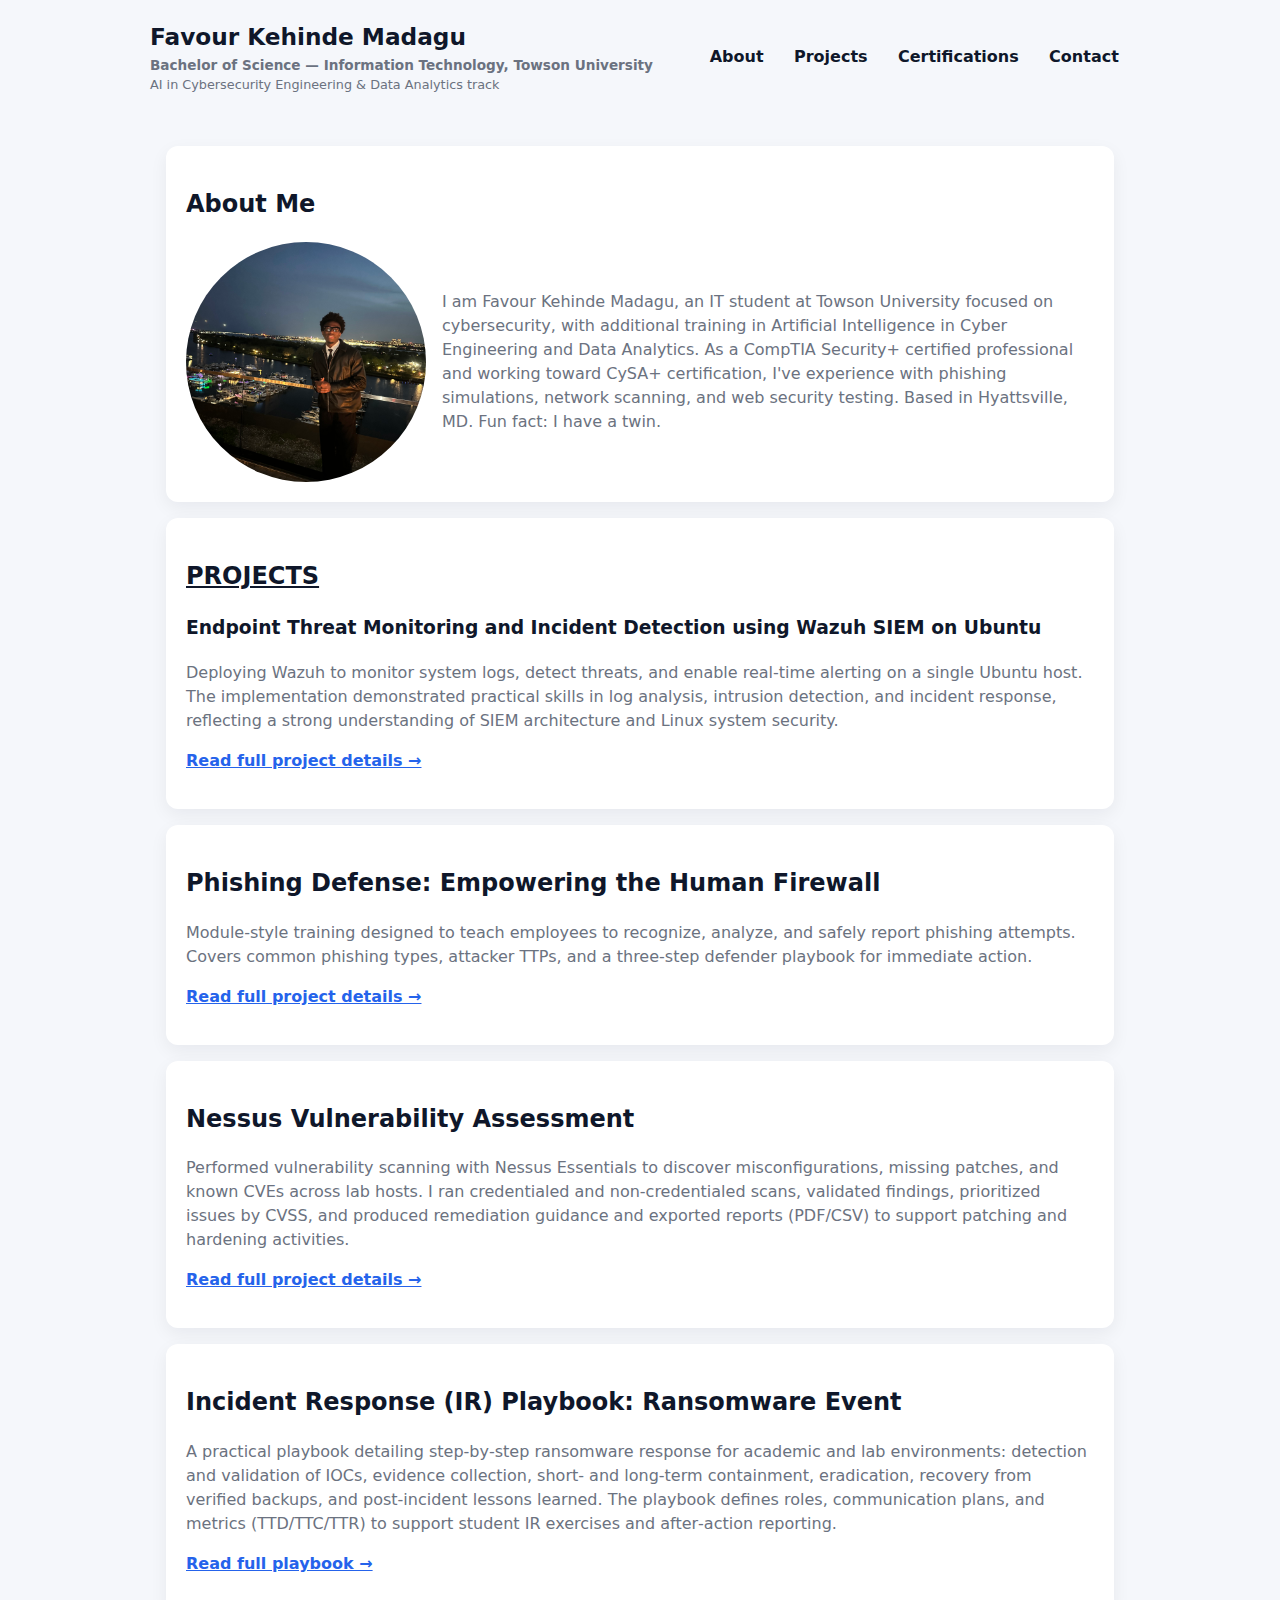
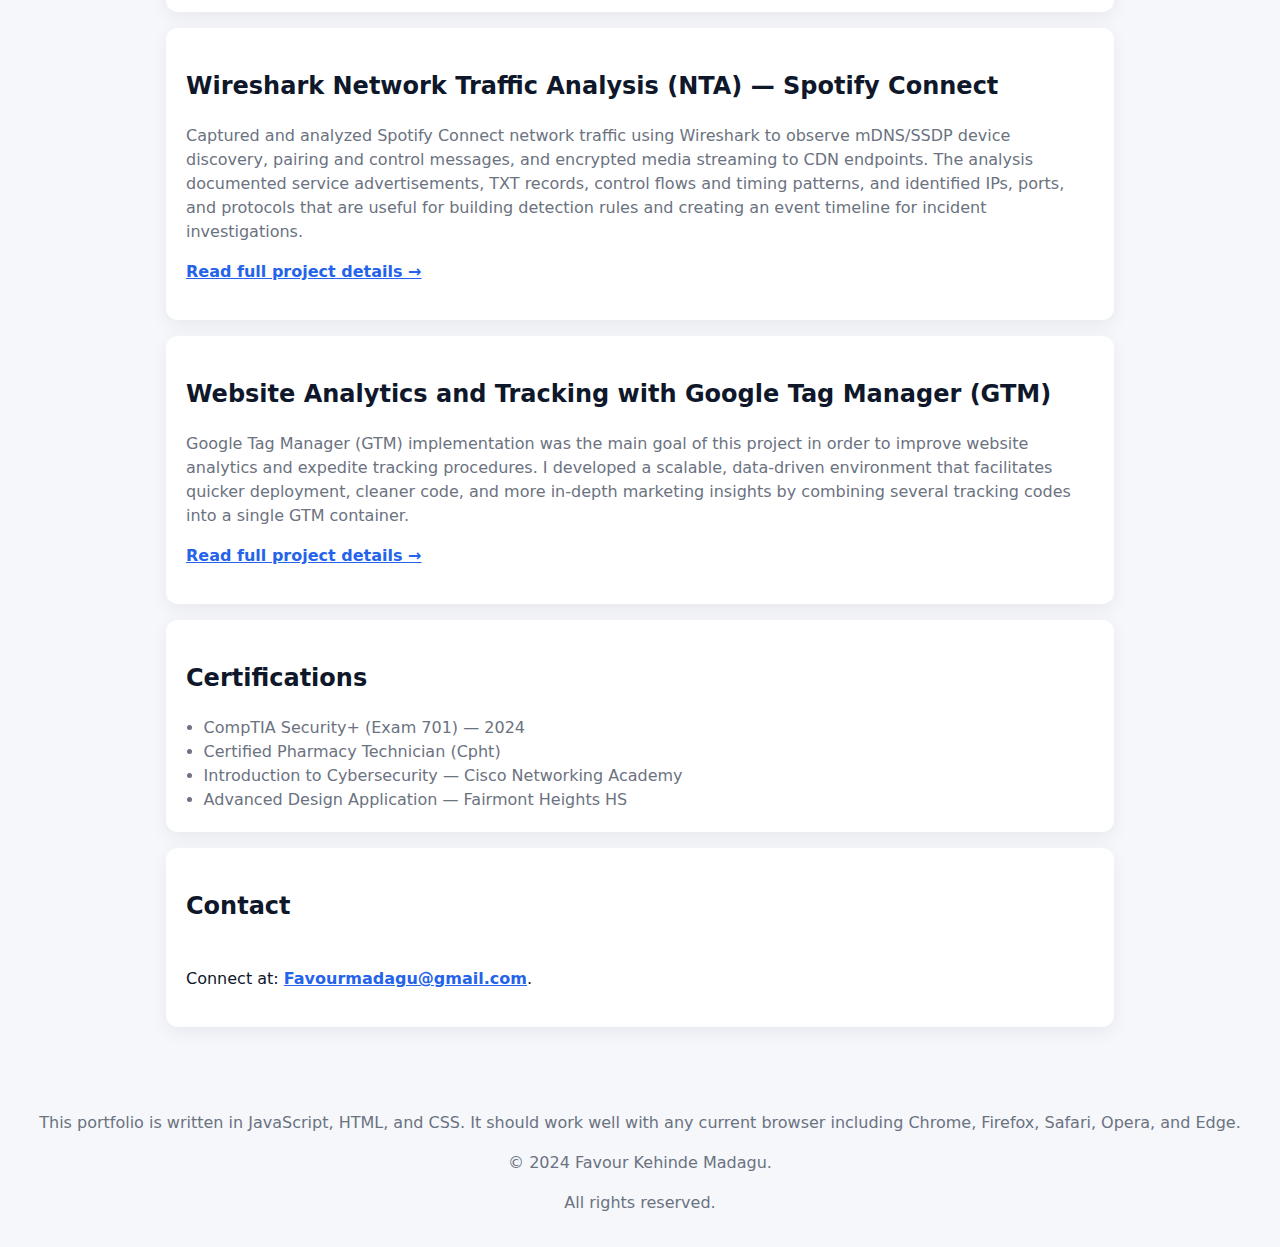
<file: index.html>
<!DOCTYPE html>
<html lang="en">
<head>
    <!-- Google Tag Manager -->
<script>(function(w,d,s,l,i){w[l]=w[l]||[];w[l].push({'gtm.start':
new Date().getTime(),event:'gtm.js'});var f=d.getElementsByTagName(s)[0],
j=d.createElement(s),dl=l!='dataLayer'?'&l='+l:'';j.async=true;j.src=
'https://www.googletagmanager.com/gtm.js?id='+i+dl;f.parentNode.insertBefore(j,f);
})(window,document,'script','dataLayer','GTM-KBJLSP83');</script>
<!-- End Google Tag Manager -->
    <meta charset="UTF-8">
    <meta name="viewport" content="width=device-width, initial-scale=1.0">
    <title>Favour Kehinde Madagu - Information Technology Major</title>
    <link rel="stylesheet" href="styles.css">
</head>
<body>
    <!-- Google Tag Manager (noscript) -->
<noscript><iframe src="https://www.googletagmanager.com/ns.html?id=GTM-KBJLSP83"
height="0" width="0" style="display:none;visibility:hidden"></iframe></noscript>
<!-- End Google Tag Manager (noscript) -->
    <style>

  
  
</style>
    <header>
        <div class="container header-inner">
            <div class="brand">
                <h1>Favour Kehinde Madagu</h1>
                                <h3 class="degree">Bachelor of Science — Information Technology, Towson University</h3>
                <p class="tagline">AI in Cybersecurity Engineering & Data Analytics track</p>
            </div>
            <nav>
                <ul>
                    <li><a href="#about">About</a></li>
                    <li><a href="#projects">Projects</a></li>
                    <li><a href="#certifications">Certifications</a></li>
                    <li><a href="#contact">Contact</a></li>
                </ul>
            </nav>
        </div>
    </header>

    <main class="container">
        <section id="about" class="card">
            <h2>About Me</h2>
            <div class="about-container">
                <img src="Head.jpg" alt="Favour Kehinde Madagu">
                <p>I am Favour Kehinde Madagu, an IT student at Towson University focused on cybersecurity, with additional training in Artificial Intelligence in Cyber Engineering and Data Analytics. As a CompTIA Security+ certified professional and working toward CySA+ certification, I've experience with phishing simulations, network scanning, and web security testing. Based in Hyattsville, MD. Fun fact: I have a twin.</p>
            </div>
        </section>


        <section id="projects" class="card">
            <h2><u>PROJECTS</u></h2>
            <h3>Endpoint Threat Monitoring and Incident Detection using Wazuh SIEM on Ubuntu</h3>
            <div class="project-card">
                <p class="muted">Deploying Wazuh to monitor system logs, detect threats, and enable real-time alerting on a single Ubuntu host. The implementation demonstrated practical skills in log analysis, intrusion detection, and incident response, reflecting a strong understanding of SIEM architecture and Linux system security.</p>
                <p><a class="contact-link" href="project-wazuh.html">Read full project details →</a></p>
            </div>
        </section>

        <section id="projects-phishing" class="card">
            <h2>Phishing Defense: Empowering the Human Firewall</h2>
            <div class="project-card">
                <p class="muted">Module‑style training designed to teach employees to recognize, analyze, and safely report phishing attempts. Covers common phishing types, attacker TTPs, and a three‑step defender playbook for immediate action.</p>
                <p><a class="contact-link" href="project-phishing.html">Read full project details →</a></p>
            </div>
        </section>

        <section id="projects-nessus" class="card">
            <h2>Nessus Vulnerability Assessment</h2>
            <div class="project-card">
                <p class="muted">Performed vulnerability scanning with Nessus Essentials to discover misconfigurations, missing patches, and known CVEs across lab hosts. I ran credentialed and non‑credentialed scans, validated findings, prioritized issues by CVSS, and produced remediation guidance and exported reports (PDF/CSV) to support patching and hardening activities.</p>
                <p><a class="contact-link" href="project-nessus.html">Read full project details →</a></p>
            </div>
        </section>

        <section id="projects-ir" class="card">
            <h2>Incident Response (IR) Playbook: Ransomware Event</h2>
            <div class="project-card">
                <p class="muted">A practical playbook detailing step‑by‑step ransomware response for academic and lab environments: detection and validation of IOCs, evidence collection, short‑ and long‑term containment, eradication, recovery from verified backups, and post‑incident lessons learned. The playbook defines roles, communication plans, and metrics (TTD/TTC/TTR) to support student IR exercises and after‑action reporting.</p>
                <p><a class="contact-link" href="project-ir.html">Read full playbook →</a></p>
            </div>
        </section>

        <section id="projects-nta" class="card">
            <h2>Wireshark Network Traffic Analysis (NTA) — Spotify Connect</h2>
            <div class="project-card">
                <p class="muted">Captured and analyzed Spotify Connect network traffic using Wireshark to observe mDNS/SSDP device discovery, pairing and control messages, and encrypted media streaming to CDN endpoints. The analysis documented service advertisements, TXT records, control flows and timing patterns, and identified IPs, ports, and protocols that are useful for building detection rules and creating an event timeline for incident investigations.</p>
                <p><a class="contact-link" href="project-nta.html">Read full project details →</a></p>
            </div>
        </section>
        <section id="projects-gtm" class="card">
            <h2>Website Analytics and Tracking with Google Tag Manager (GTM)</h2>
            <div class="project-card">
                <p class="muted">Google Tag Manager (GTM) implementation was the main goal of this project in order to improve website analytics and expedite tracking procedures.  I developed a scalable, data-driven environment that facilitates quicker deployment, cleaner code, and more in-depth marketing insights by combining several tracking codes into a single GTM container.</p>
                <p><a class="contact-link" href="project-gtm.html">Read full project details →</a></p>
            </div>
        </section>

        <section id="certifications" class="card">
            <h2>Certifications</h2>
            <ul class="cert-list">
                <li>CompTIA Security+ (Exam 701) — 2024</li>
                <li>Certified Pharmacy Technician (Cpht)</li>
                <li>Introduction to Cybersecurity — Cisco Networking Academy</li>
                <li>Advanced Design Application — Fairmont Heights HS</li>
            </ul>
        </section>

        <section id="contact" class="card contact-card">
            <h2>Contact</h2>
            <p>Connect at: <a class="contact-link" href="mailto:Favourmadagu@gmail.com">Favourmadagu@gmail.com</a>.</p>
        </section>
    </main>

    <footer>
         <p>This portfolio is written in JavaScript, HTML, and CSS. It should work well with any current browser including Chrome, Firefox, Safari, Opera, and Edge.</p>
        <p>&copy; 2024 Favour Kehinde Madagu.</p>

         <p>All rights reserved.</p>
    </footer>
</body>
</html>
</file>
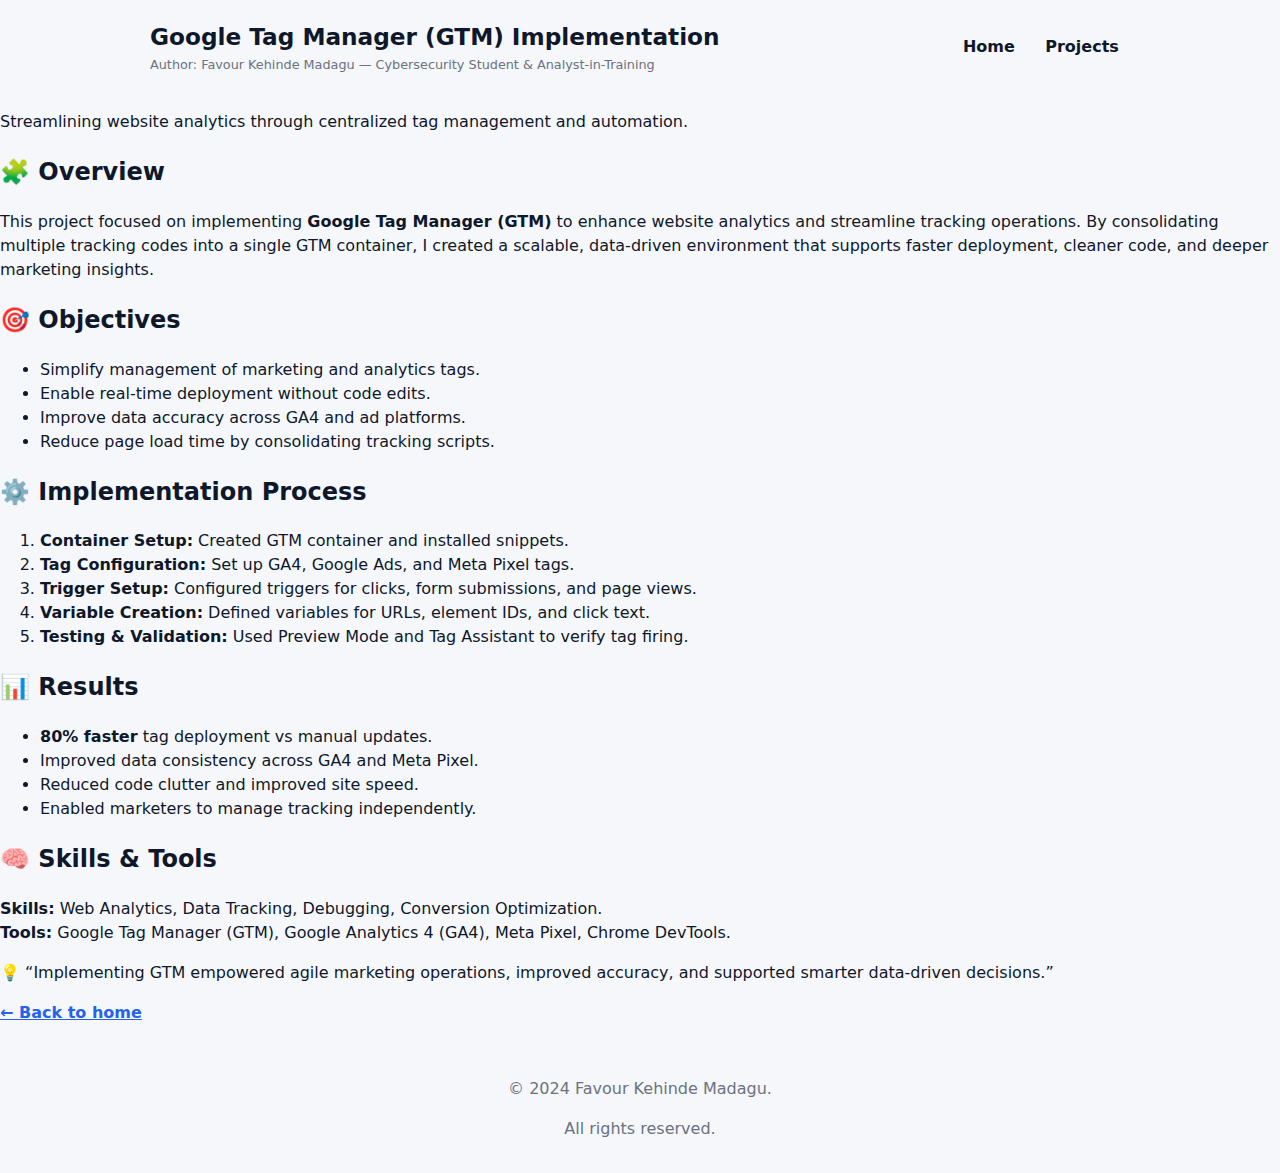
<file: project-gtm.html>
<!DOCTYPE html>
<html lang="en">
<head>
  <meta charset="utf-8">
  <meta name="viewport" content="width=device-width,initial-scale=1">
  <title>Analytics and Tracking with Google Tag Manager (GTM)</title>
  <link rel="stylesheet" href="styles.css">
</head>
<body>
  <header>
    <div class="container header-inner">
      <div class="brand">
        <h1>Google Tag Manager (GTM) Implementation</h1>
        <p class="tagline">Author: Favour Kehinde Madagu — Cybersecurity Student & Analyst-in-Training</p>
      </div>
      <nav>
        <ul>
          <li><a href="index.html">Home</a></li>
          <li><a href="index.html#projects">Projects</a></li>
        </ul>
      </nav>
    </div>
  </header>
<body>
  <header>
    <div class="text-center">
      <p class="text-gray-300 text-lg">
        Streamlining website analytics through centralized tag management and automation.
      </p>
    </div>

    <div class="bg-white/10 backdrop-blur-md rounded-2xl p-8 shadow-xl space-y-4">
      <h2 class="text-2xl font-semibold text-teal-300">🧩 Overview</h2>
      <p class="text-gray-200">
        This project focused on implementing <strong>Google Tag Manager (GTM)</strong> to enhance website analytics 
        and streamline tracking operations. By consolidating multiple tracking codes into a single GTM container, 
        I created a scalable, data-driven environment that supports faster deployment, cleaner code, and deeper marketing insights.
      </p>
    </div>

    <div class="bg-white/10 backdrop-blur-md rounded-2xl p-8 shadow-xl space-y-3">
      <h2 class="text-2xl font-semibold text-teal-300">🎯 Objectives</h2>
      <ul class="list-disc list-inside text-gray-200 space-y-1">
        <li>Simplify management of marketing and analytics tags.</li>
        <li>Enable real-time deployment without code edits.</li>
        <li>Improve data accuracy across GA4 and ad platforms.</li>
        <li>Reduce page load time by consolidating tracking scripts.</li>
      </ul>
    </div>

    <div class="bg-white/10 backdrop-blur-md rounded-2xl p-8 shadow-xl space-y-3">
      <h2 class="text-2xl font-semibold text-teal-300">⚙️ Implementation Process</h2>
      <ol class="list-decimal list-inside text-gray-200 space-y-2">
        <li><strong>Container Setup:</strong> Created GTM container and installed snippets.</li>
        <li><strong>Tag Configuration:</strong> Set up GA4, Google Ads, and Meta Pixel tags.</li>
        <li><strong>Trigger Setup:</strong> Configured triggers for clicks, form submissions, and page views.</li>
        <li><strong>Variable Creation:</strong> Defined variables for URLs, element IDs, and click text.</li>
        <li><strong>Testing & Validation:</strong> Used Preview Mode and Tag Assistant to verify tag firing.</li>
      </ol>
    </div>

    <div class="bg-white/10 backdrop-blur-md rounded-2xl p-8 shadow-xl space-y-3">
      <h2 class="text-2xl font-semibold text-teal-300">📊 Results</h2>
      <ul class="list-disc list-inside text-gray-200 space-y-1">
        <li><strong>80% faster</strong> tag deployment vs manual updates.</li>
        <li>Improved data consistency across GA4 and Meta Pixel.</li>
        <li>Reduced code clutter and improved site speed.</li>
        <li>Enabled marketers to manage tracking independently.</li>
      </ul>
    </div>

    <div class="bg-white/10 backdrop-blur-md rounded-2xl p-8 shadow-xl space-y-3">
      <h2 class="text-2xl font-semibold text-teal-300">🧠 Skills & Tools</h2>
      <p class="text-gray-200">
        <strong>Skills:</strong> Web Analytics, Data Tracking, Debugging, Conversion Optimization.<br>
        <strong>Tools:</strong> Google Tag Manager (GTM), Google Analytics 4 (GA4), Meta Pixel, Chrome DevTools.
      </p>
    </div>

    <div class="text-center mt-10">
      <p class="text-xl italic text-gray-300">
        💡 “Implementing GTM empowered agile marketing operations, improved accuracy, 
        and supported smarter data-driven decisions.”
      </p>
    </div>
  </div>
</section>

        <p><a class="contact-link" href="index.html">← Back to home</a></p>
    </article>
  </main>

  <footer>
    <p>&copy; 2024 Favour Kehinde Madagu.</p>
    <p>All rights reserved.</p>
  </footer>
</body>
</html>
</file>
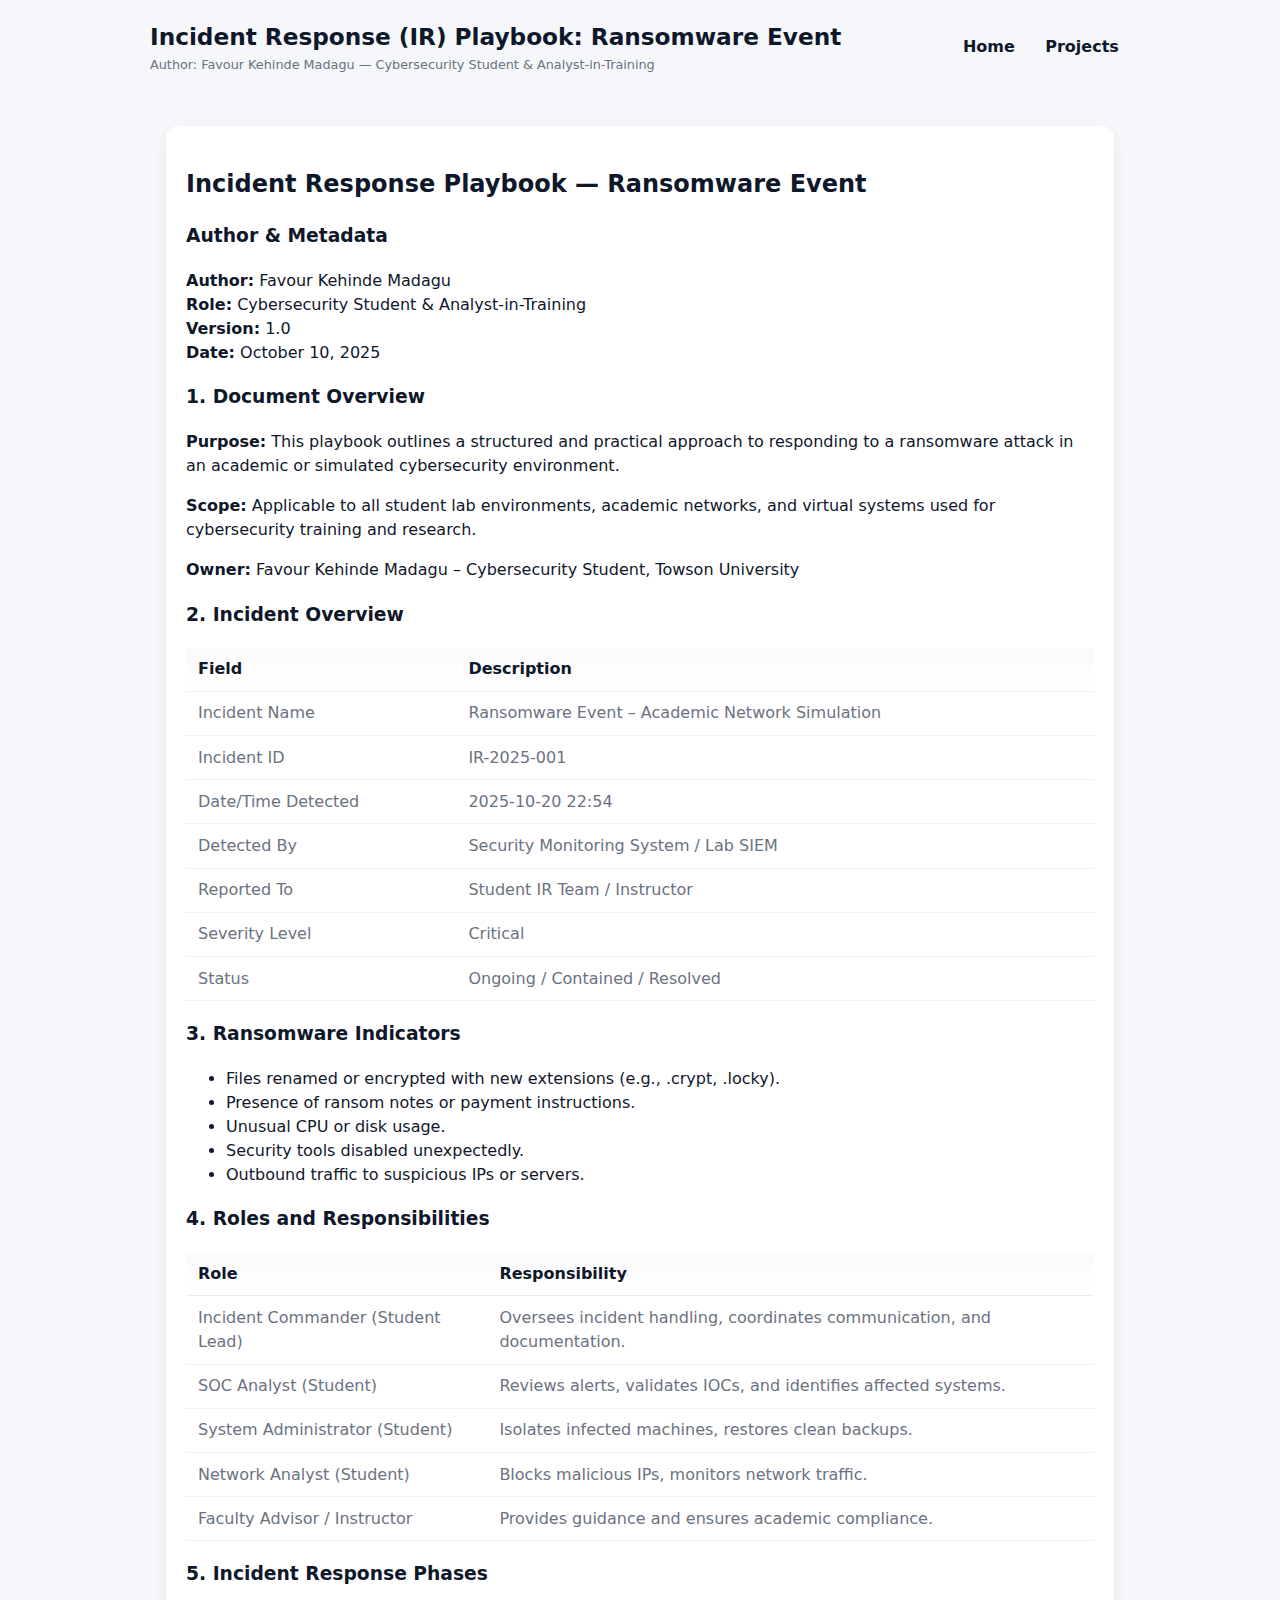
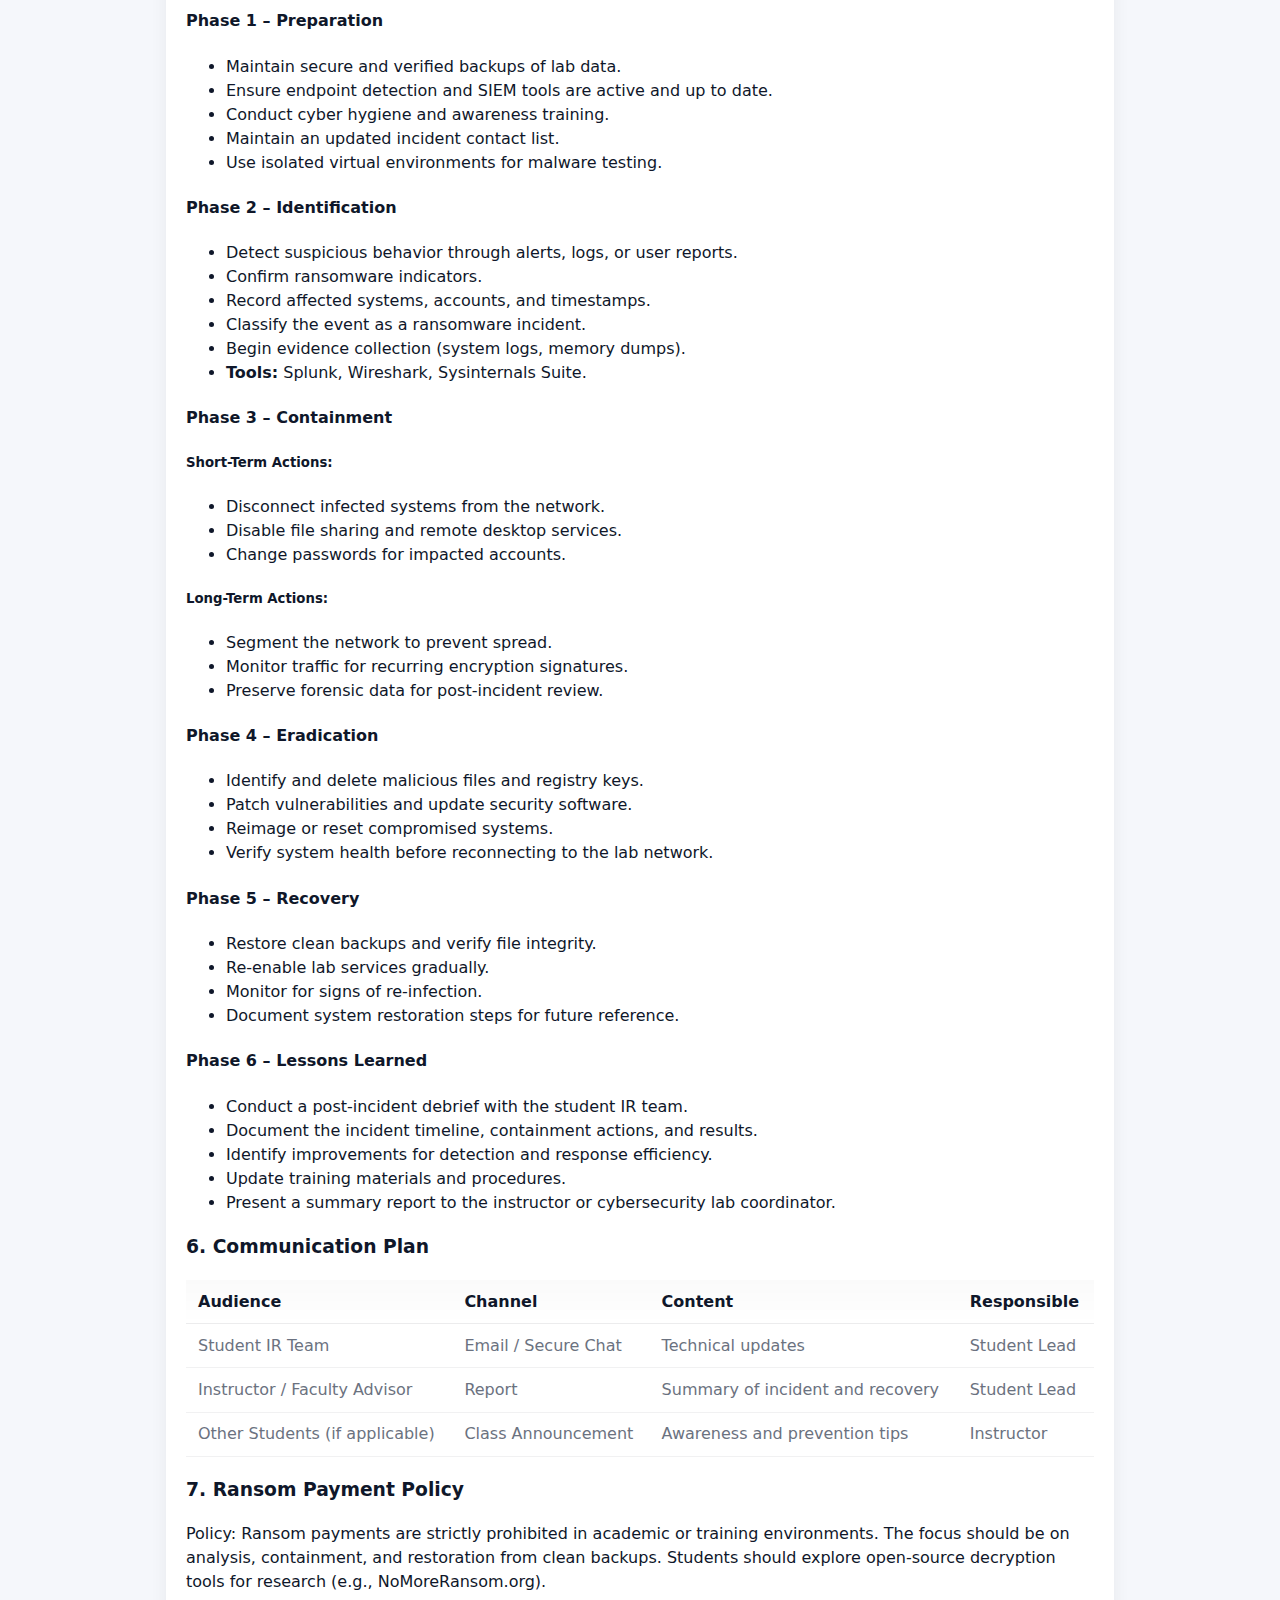
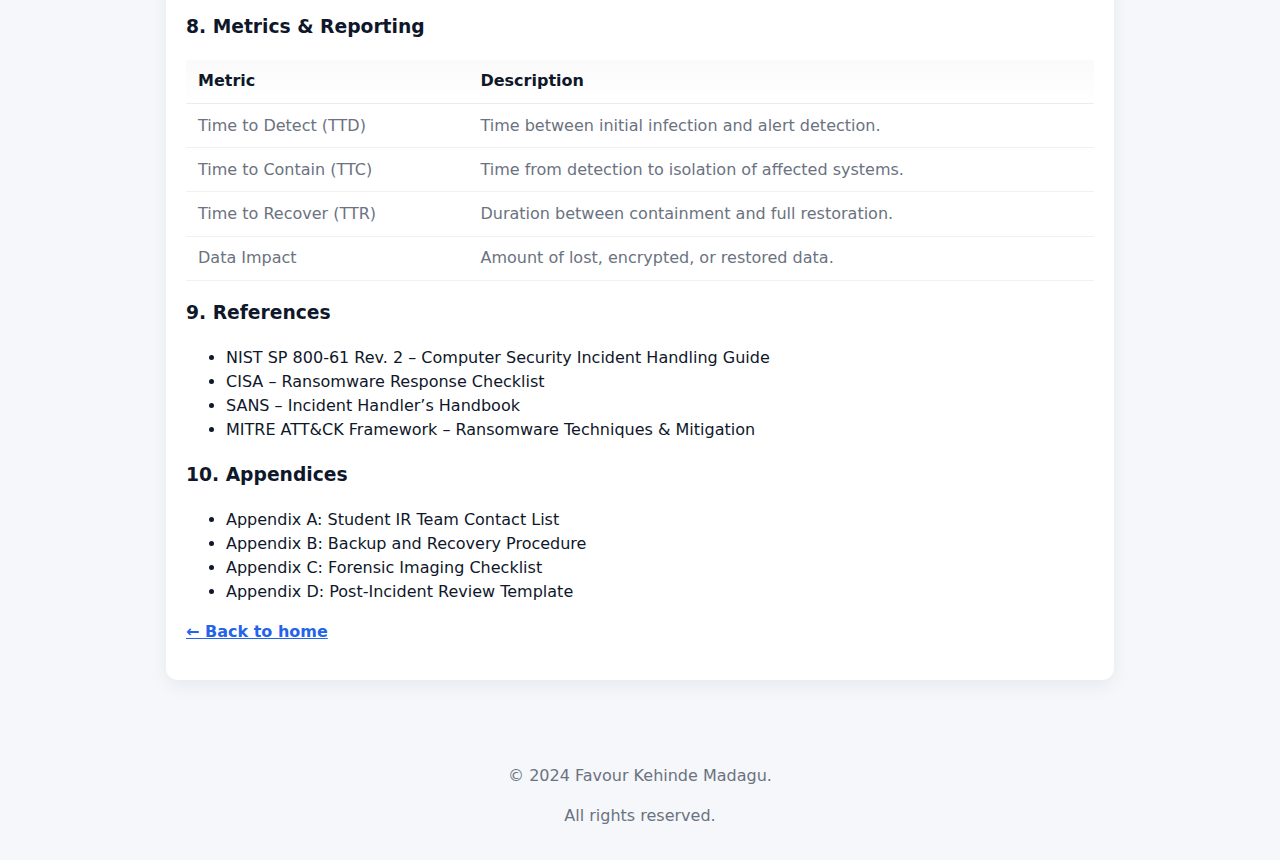
<file: project-ir.html>
<!DOCTYPE html>
<html lang="en">
<head>
  <meta charset="utf-8">
  <meta name="viewport" content="width=device-width,initial-scale=1">
  <title>IR Playbook — Ransomware Event</title>
  <link rel="stylesheet" href="styles.css">
</head>
<body>
  <header>
    <div class="container header-inner">
      <div class="brand">
        <h1>Incident Response (IR) Playbook: Ransomware Event</h1>
        <p class="tagline">Author: Favour Kehinde Madagu — Cybersecurity Student & Analyst-in-Training</p>
      </div>
      <nav>
        <ul>
          <li><a href="index.html">Home</a></li>
          <li><a href="index.html#projects">Projects</a></li>
        </ul>
      </nav>
    </div>
  </header>

  <main class="container">
    <article class="card">
      <h2>Incident Response Playbook — Ransomware Event</h2>

      <h3>Author & Metadata</h3>
      <p><strong>Author:</strong> Favour Kehinde Madagu<br>
      <strong>Role:</strong> Cybersecurity Student & Analyst-in-Training<br>
      <strong>Version:</strong> 1.0<br>
      <strong>Date:</strong> October 10, 2025</p>

      <h3>1. Document Overview</h3>
      <p><strong>Purpose:</strong> This playbook outlines a structured and practical approach to responding to a ransomware attack in an academic or simulated cybersecurity environment.</p>
      <p><strong>Scope:</strong> Applicable to all student lab environments, academic networks, and virtual systems used for cybersecurity training and research.</p>
      <p><strong>Owner:</strong> Favour Kehinde Madagu – Cybersecurity Student, Towson University</p>

      <h3>2. Incident Overview</h3>
      <table class="types-table">
        <tbody>
          <tr><th>Field</th><th>Description</th></tr>
          <tr><td>Incident Name</td><td>Ransomware Event – Academic Network Simulation</td></tr>
          <tr><td>Incident ID</td><td>IR-2025-001</td></tr>
          <tr><td>Date/Time Detected</td><td>2025-10-20 22:54</td></tr>
          <tr><td>Detected By</td><td>Security Monitoring System / Lab SIEM</td></tr>
          <tr><td>Reported To</td><td>Student IR Team / Instructor</td></tr>
          <tr><td>Severity Level</td><td>Critical</td></tr>
          <tr><td>Status</td><td>Ongoing / Contained / Resolved</td></tr>
        </tbody>
      </table>

      <h3>3. Ransomware Indicators</h3>
      <ul>
        <li>Files renamed or encrypted with new extensions (e.g., .crypt, .locky).</li>
        <li>Presence of ransom notes or payment instructions.</li>
        <li>Unusual CPU or disk usage.</li>
        <li>Security tools disabled unexpectedly.</li>
        <li>Outbound traffic to suspicious IPs or servers.</li>
      </ul>

      <h3>4. Roles and Responsibilities</h3>
      <table class="types-table">
        <thead><tr><th>Role</th><th>Responsibility</th></tr></thead>
        <tbody>
          <tr><td>Incident Commander (Student Lead)</td><td>Oversees incident handling, coordinates communication, and documentation.</td></tr>
          <tr><td>SOC Analyst (Student)</td><td>Reviews alerts, validates IOCs, and identifies affected systems.</td></tr>
          <tr><td>System Administrator (Student)</td><td>Isolates infected machines, restores clean backups.</td></tr>
          <tr><td>Network Analyst (Student)</td><td>Blocks malicious IPs, monitors network traffic.</td></tr>
          <tr><td>Faculty Advisor / Instructor</td><td>Provides guidance and ensures academic compliance.</td></tr>
        </tbody>
      </table>

      <h3>5. Incident Response Phases</h3>
      <h4>Phase 1 – Preparation</h4>
      <ul>
        <li>Maintain secure and verified backups of lab data.</li>
        <li>Ensure endpoint detection and SIEM tools are active and up to date.</li>
        <li>Conduct cyber hygiene and awareness training.</li>
        <li>Maintain an updated incident contact list.</li>
        <li>Use isolated virtual environments for malware testing.</li>
      </ul>

      <h4>Phase 2 – Identification</h4>
      <ul>
        <li>Detect suspicious behavior through alerts, logs, or user reports.</li>
        <li>Confirm ransomware indicators.</li>
        <li>Record affected systems, accounts, and timestamps.</li>
        <li>Classify the event as a ransomware incident.</li>
        <li>Begin evidence collection (system logs, memory dumps).</li>
        <li><strong>Tools:</strong> Splunk, Wireshark, Sysinternals Suite.</li>
      </ul>

      <h4>Phase 3 – Containment</h4>
      <h5>Short-Term Actions:</h5>
      <ul>
        <li>Disconnect infected systems from the network.</li>
        <li>Disable file sharing and remote desktop services.</li>
        <li>Change passwords for impacted accounts.</li>
      </ul>
      <h5>Long-Term Actions:</h5>
      <ul>
        <li>Segment the network to prevent spread.</li>
        <li>Monitor traffic for recurring encryption signatures.</li>
        <li>Preserve forensic data for post-incident review.</li>
      </ul>

      <h4>Phase 4 – Eradication</h4>
      <ul>
        <li>Identify and delete malicious files and registry keys.</li>
        <li>Patch vulnerabilities and update security software.</li>
        <li>Reimage or reset compromised systems.</li>
        <li>Verify system health before reconnecting to the lab network.</li>
      </ul>

      <h4>Phase 5 – Recovery</h4>
      <ul>
        <li>Restore clean backups and verify file integrity.</li>
        <li>Re-enable lab services gradually.</li>
        <li>Monitor for signs of re-infection.</li>
        <li>Document system restoration steps for future reference.</li>
      </ul>

      <h4>Phase 6 – Lessons Learned</h4>
      <ul>
        <li>Conduct a post-incident debrief with the student IR team.</li>
        <li>Document the incident timeline, containment actions, and results.</li>
        <li>Identify improvements for detection and response efficiency.</li>
        <li>Update training materials and procedures.</li>
        <li>Present a summary report to the instructor or cybersecurity lab coordinator.</li>
      </ul>

      <h3>6. Communication Plan</h3>
      <table class="types-table">
        <thead><tr><th>Audience</th><th>Channel</th><th>Content</th><th>Responsible</th></tr></thead>
        <tbody>
          <tr><td>Student IR Team</td><td>Email / Secure Chat</td><td>Technical updates</td><td>Student Lead</td></tr>
          <tr><td>Instructor / Faculty Advisor</td><td>Report</td><td>Summary of incident and recovery</td><td>Student Lead</td></tr>
          <tr><td>Other Students (if applicable)</td><td>Class Announcement</td><td>Awareness and prevention tips</td><td>Instructor</td></tr>
        </tbody>
      </table>

      <h3>7. Ransom Payment Policy</h3>
      <p>Policy: Ransom payments are strictly prohibited in academic or training environments. The focus should be on analysis, containment, and restoration from clean backups. Students should explore open-source decryption tools for research (e.g., NoMoreRansom.org).</p>

      <h3>8. Metrics & Reporting</h3>
      <table class="types-table">
        <thead><tr><th>Metric</th><th>Description</th></tr></thead>
        <tbody>
          <tr><td>Time to Detect (TTD)</td><td>Time between initial infection and alert detection.</td></tr>
          <tr><td>Time to Contain (TTC)</td><td>Time from detection to isolation of affected systems.</td></tr>
          <tr><td>Time to Recover (TTR)</td><td>Duration between containment and full restoration.</td></tr>
          <tr><td>Data Impact</td><td>Amount of lost, encrypted, or restored data.</td></tr>
        </tbody>
      </table>

      <h3>9. References</h3>
      <ul>
        <li>NIST SP 800-61 Rev. 2 – Computer Security Incident Handling Guide</li>
        <li>CISA – Ransomware Response Checklist</li>
        <li>SANS – Incident Handler’s Handbook</li>
        <li>MITRE ATT&CK Framework – Ransomware Techniques & Mitigation</li>
      </ul>

      <h3>10. Appendices</h3>
      <ul>
        <li>Appendix A: Student IR Team Contact List</li>
        <li>Appendix B: Backup and Recovery Procedure</li>
        <li>Appendix C: Forensic Imaging Checklist</li>
        <li>Appendix D: Post-Incident Review Template</li>
      </ul>

      

      <p><a class="contact-link" href="index.html">← Back to home</a></p>
    </article>
  </main>

  <footer>
    <p>&copy; 2024 Favour Kehinde Madagu.</p>
    <p>All rights reserved.</p>
  </footer>
</body>
</html>
</file>
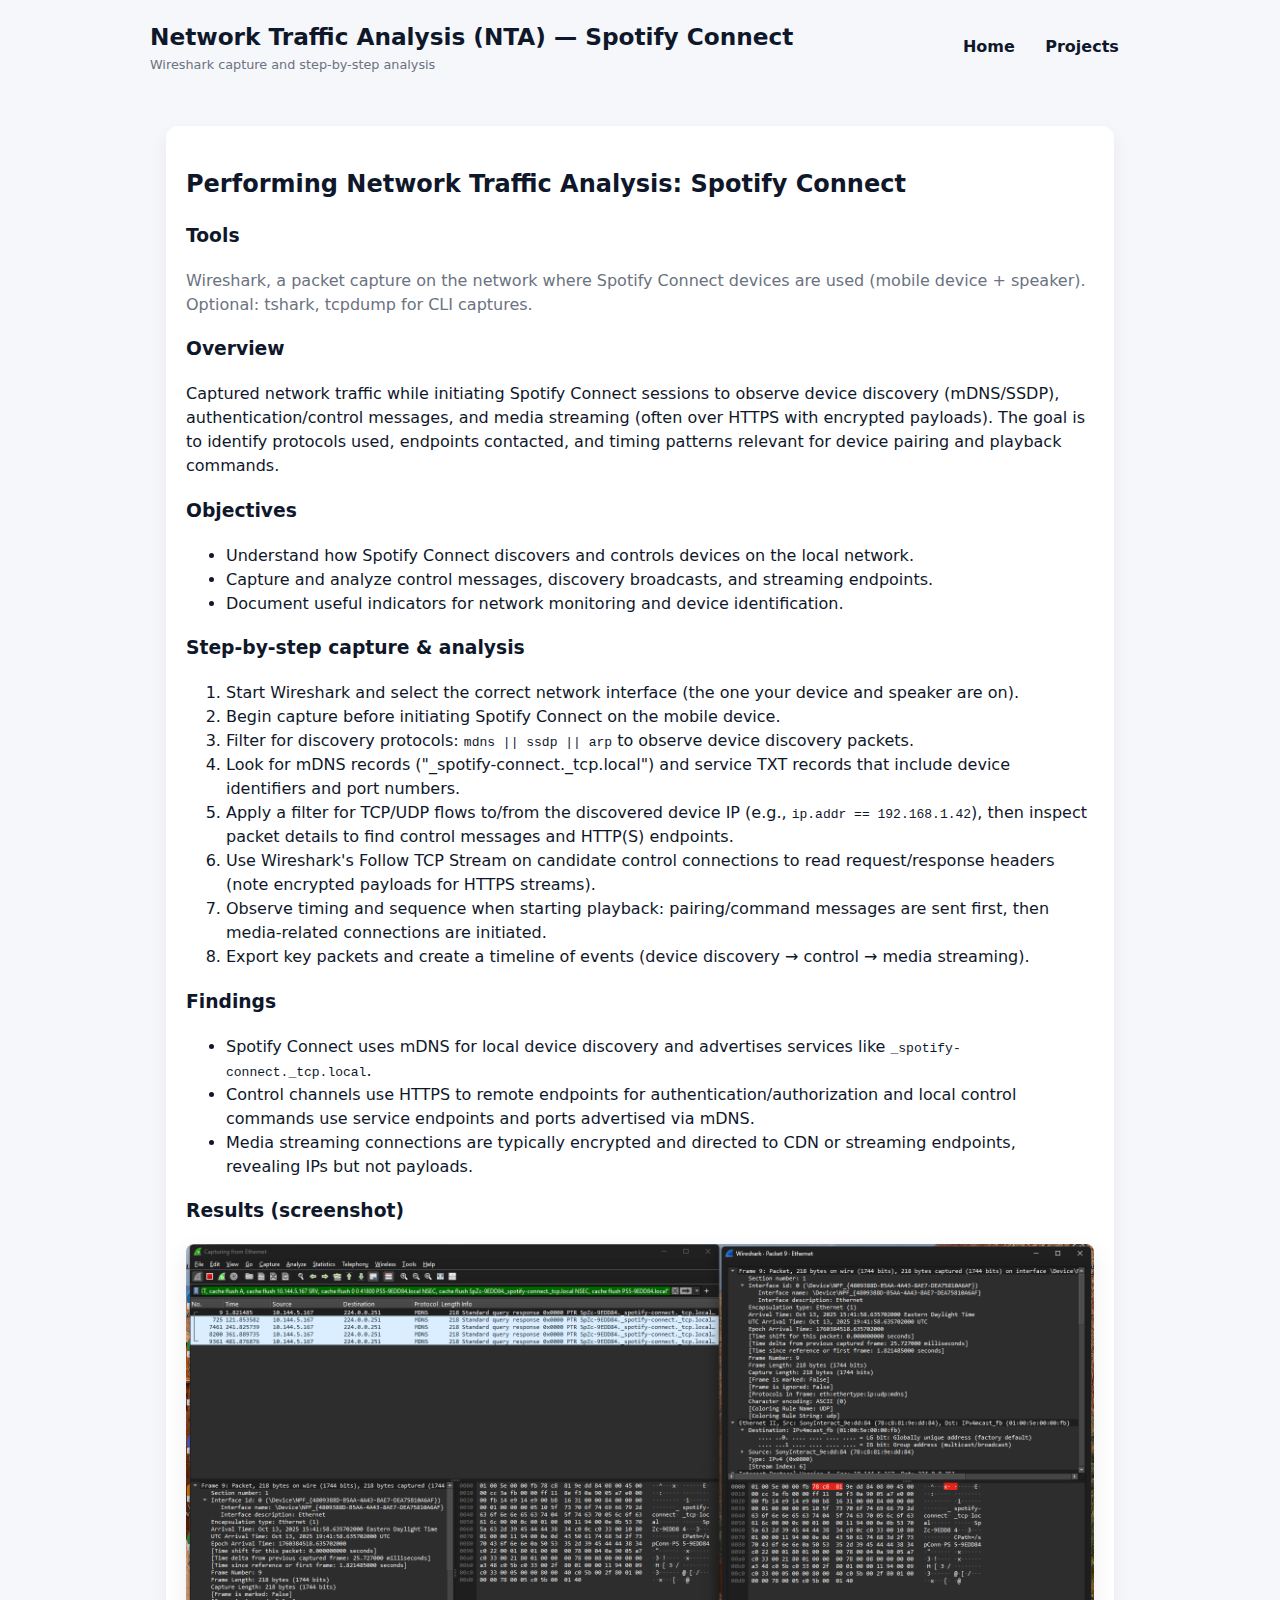
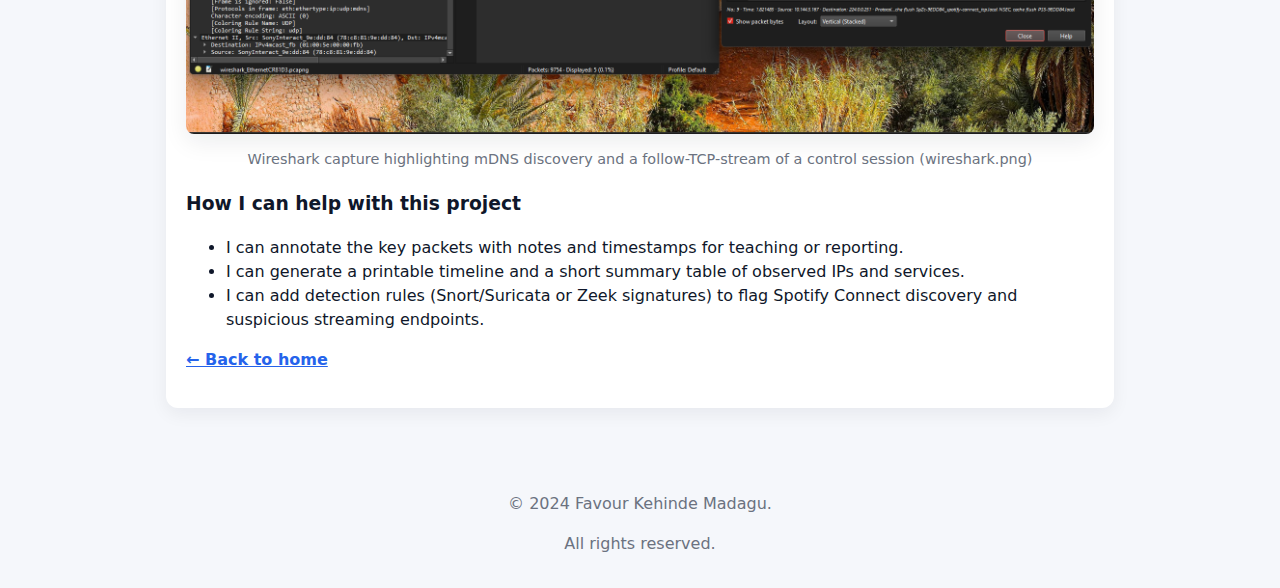
<file: project-nta.html>
<!DOCTYPE html>
<html lang="en">
<head>
  <meta charset="utf-8">
  <meta name="viewport" content="width=device-width,initial-scale=1">
  <title>Network Traffic Analysis — Spotify Connect</title>
  <link rel="stylesheet" href="styles.css">
</head>
<body>
  <header>
    <div class="container header-inner">
      <div class="brand">
        <h1>Network Traffic Analysis (NTA) — Spotify Connect</h1>
        <p class="tagline">Wireshark capture and step-by-step analysis</p>
      </div>
      <nav>
        <ul>
          <li><a href="index.html">Home</a></li>
          <li><a href="index.html#projects">Projects</a></li>
        </ul>
      </nav>
    </div>
  </header>

  <main class="container">
    <article class="card">
      <h2>Performing Network Traffic Analysis: Spotify Connect</h2>

      <h3>Tools</h3>
      <p class="muted">Wireshark, a packet capture on the network where Spotify Connect devices are used (mobile device + speaker). Optional: tshark, tcpdump for CLI captures.</p>

      <h3>Overview</h3>
      <p>Captured network traffic while initiating Spotify Connect sessions to observe device discovery (mDNS/SSDP), authentication/control messages, and media streaming (often over HTTPS with encrypted payloads). The goal is to identify protocols used, endpoints contacted, and timing patterns relevant for device pairing and playback commands.</p>

      <h3>Objectives</h3>
      <ul>
        <li>Understand how Spotify Connect discovers and controls devices on the local network.</li>
        <li>Capture and analyze control messages, discovery broadcasts, and streaming endpoints.</li>
        <li>Document useful indicators for network monitoring and device identification.</li>
      </ul>

      <h3>Step-by-step capture & analysis</h3>
      <ol>
        <li>Start Wireshark and select the correct network interface (the one your device and speaker are on).</li>
        <li>Begin capture before initiating Spotify Connect on the mobile device.</li>
        <li>Filter for discovery protocols: <code>mdns || ssdp || arp</code> to observe device discovery packets.</li>
        <li>Look for mDNS records ("_spotify-connect._tcp.local") and service TXT records that include device identifiers and port numbers.</li>
        <li>Apply a filter for TCP/UDP flows to/from the discovered device IP (e.g., <code>ip.addr == 192.168.1.42</code>), then inspect packet details to find control messages and HTTP(S) endpoints.</li>
        <li>Use Wireshark's Follow TCP Stream on candidate control connections to read request/response headers (note encrypted payloads for HTTPS streams).</li>
        <li>Observe timing and sequence when starting playback: pairing/command messages are sent first, then media-related connections are initiated.</li>
        <li>Export key packets and create a timeline of events (device discovery → control → media streaming).</li>
      </ol>

      <h3>Findings</h3>
      <ul>
        <li>Spotify Connect uses mDNS for local device discovery and advertises services like <code>_spotify-connect._tcp.local</code>.</li>
        <li>Control channels use HTTPS to remote endpoints for authentication/authorization and local control commands use service endpoints and ports advertised via mDNS.</li>
        <li>Media streaming connections are typically encrypted and directed to CDN or streaming endpoints, revealing IPs but not payloads.</li>
      </ul>

      <h3>Results (screenshot)</h3>
      <figure class="project-figure">
        <a href="wireshark.png" class="lightbox-trigger" aria-label="Open Wireshark screenshot">
          <img src="wireshark.png" alt="Wireshark capture showing mDNS and Spotify packets">
        </a>
        <figcaption>Wireshark capture highlighting mDNS discovery and a follow-TCP-stream of a control session (wireshark.png)</figcaption>
      </figure>

      <h3>How I can help with this project</h3>
      <ul>
        <li>I can annotate the key packets with notes and timestamps for teaching or reporting.</li>
        <li>I can generate a printable timeline and a short summary table of observed IPs and services.</li>
        <li>I can add detection rules (Snort/Suricata or Zeek signatures) to flag Spotify Connect discovery and suspicious streaming endpoints.</li>
      </ul>

      <p><a class="contact-link" href="index.html">← Back to home</a></p>
    </article>
  </main>

  <footer>
    <p>&copy; 2024 Favour Kehinde Madagu.</p>
    <p>All rights reserved.</p>
  </footer>

</body>
</html>
</file>
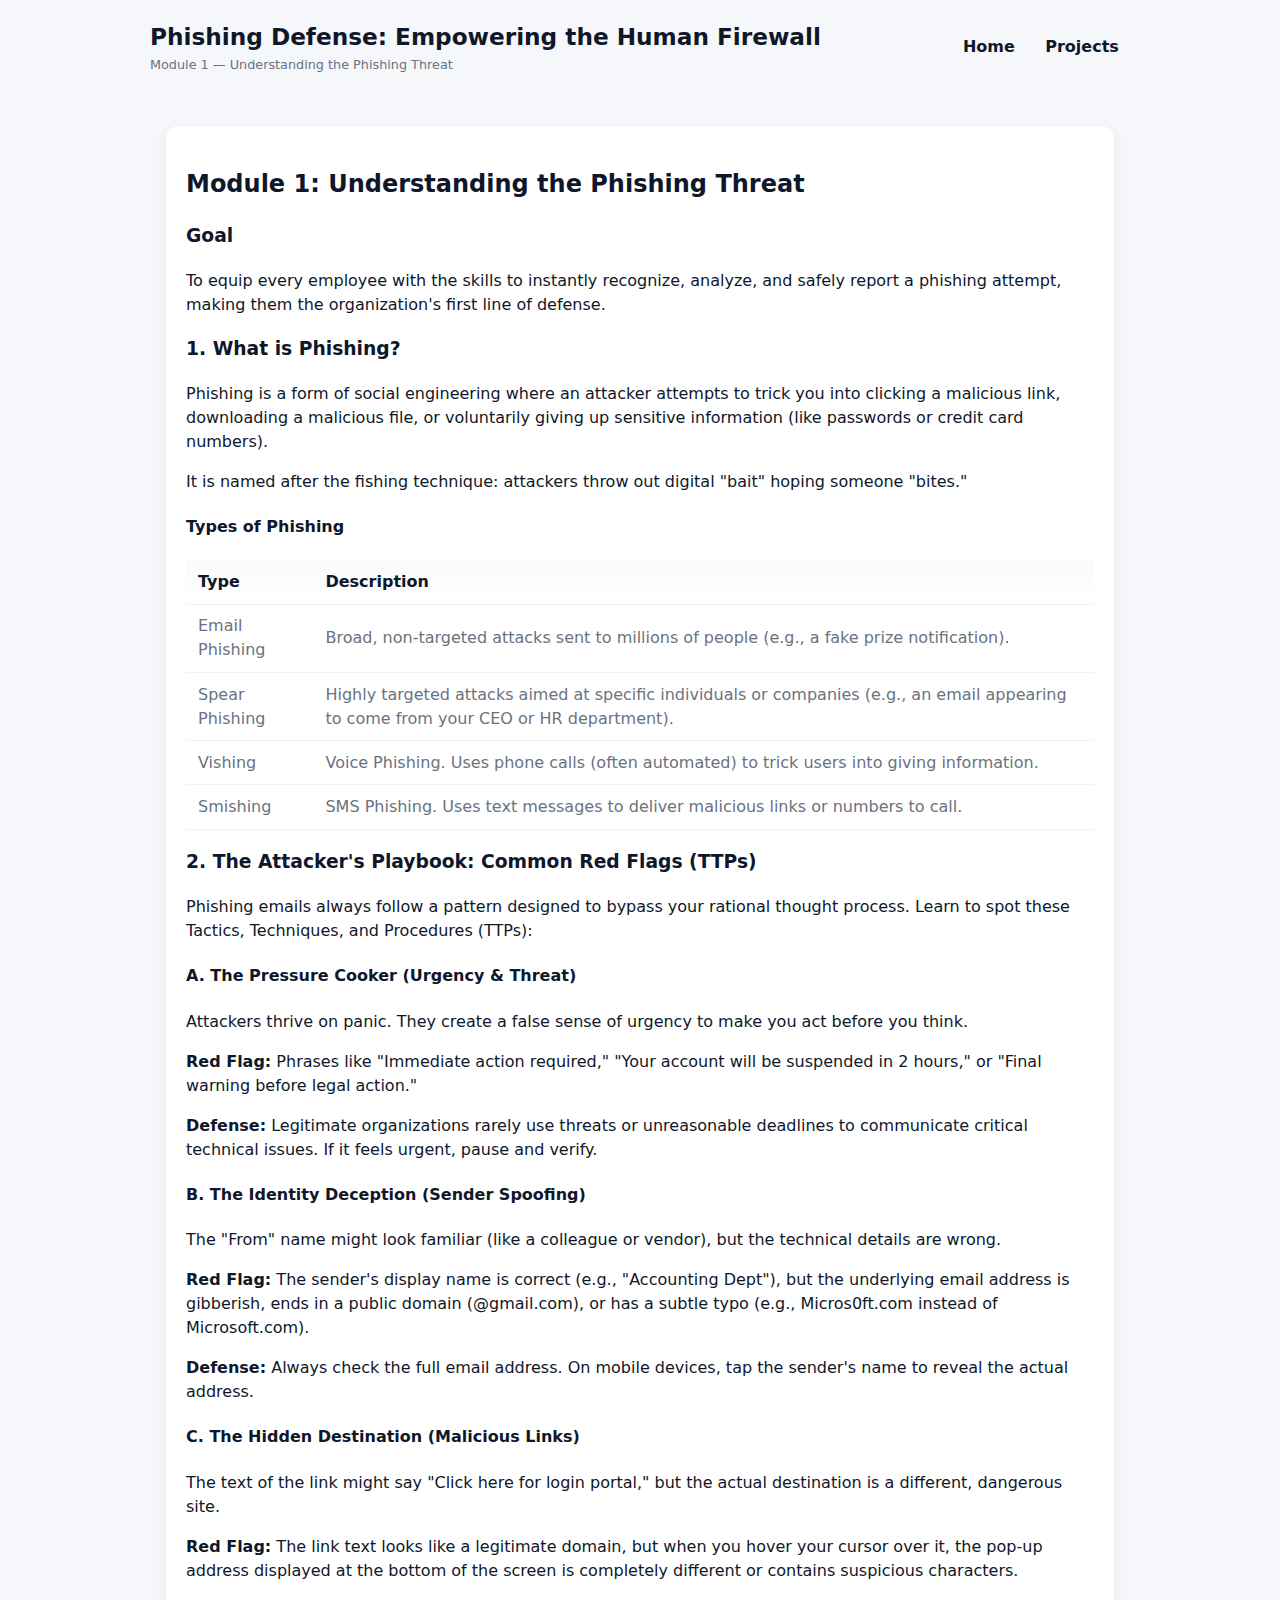
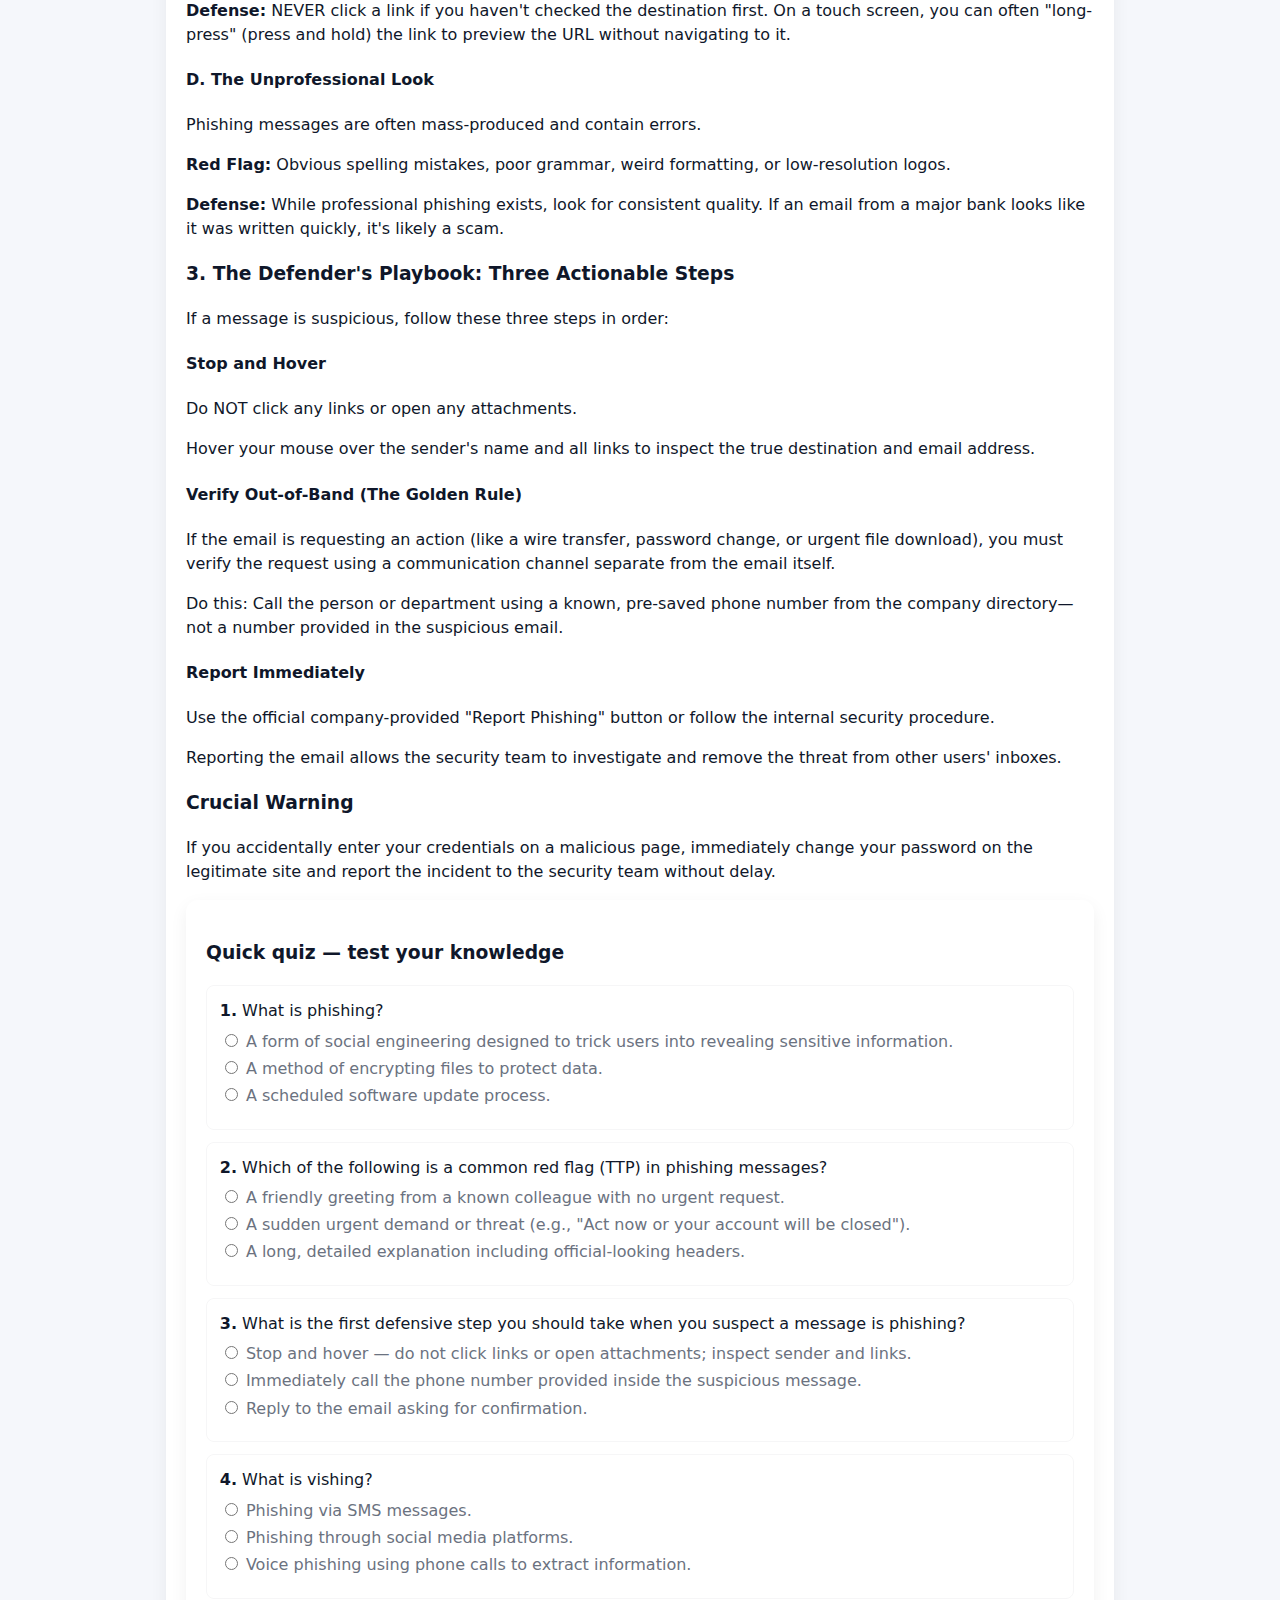
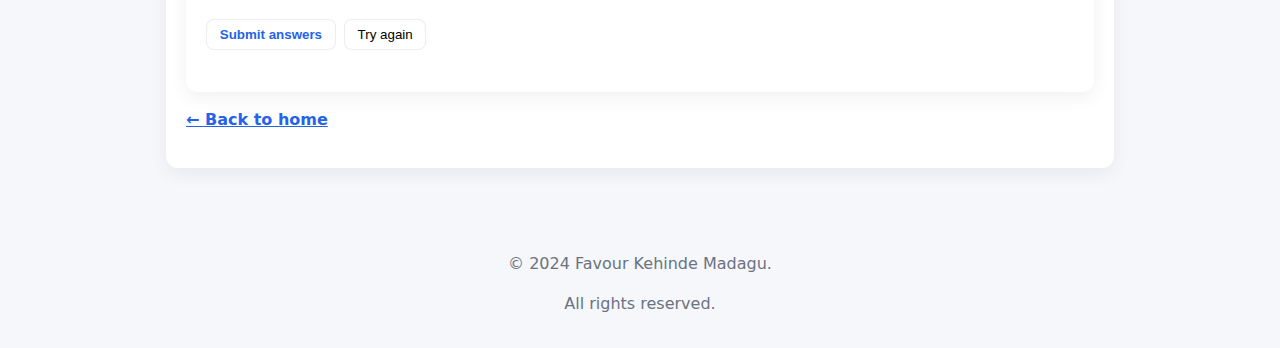
<file: project-phishing.html>
<!DOCTYPE html>
<html lang="en">
<head>
    <meta charset="utf-8">
    <meta name="viewport" content="width=device-width,initial-scale=1">
    <title>Phishing Defense — Empowering the Human Firewall</title>
    <link rel="stylesheet" href="styles.css">
</head>
<body>
    <header>
        <div class="container header-inner">
            <div class="brand">
                <h1>Phishing Defense: Empowering the Human Firewall</h1>
                <p class="tagline">Module 1 — Understanding the Phishing Threat</p>
            </div>
            <nav>
                <ul>
                    <li><a href="index.html">Home</a></li>
                    <li><a href="index.html#projects">Projects</a></li>
                </ul>
            </nav>
        </div>
    </header>

    <main class="container">
        <article class="card">
            <h2>Module 1: Understanding the Phishing Threat</h2>

            <h3>Goal</h3>
            <p>To equip every employee with the skills to instantly recognize, analyze, and safely report a phishing attempt, making them the organization's first line of defense.</p>

            <h3>1. What is Phishing?</h3>
            <p>Phishing is a form of social engineering where an attacker attempts to trick you into clicking a malicious link, downloading a malicious file, or voluntarily giving up sensitive information (like passwords or credit card numbers).</p>
            <p>It is named after the fishing technique: attackers throw out digital "bait" hoping someone "bites."</p>

            <h4>Types of Phishing</h4>
            <div class="table-responsive">
                <table class="types-table" summary="Common phishing types and their descriptions">
                    <thead>
                        <tr><th>Type</th><th>Description</th></tr>
                    </thead>
                    <tbody>
                        <tr><td>Email Phishing</td><td>Broad, non-targeted attacks sent to millions of people (e.g., a fake prize notification).</td></tr>
                        <tr><td>Spear Phishing</td><td>Highly targeted attacks aimed at specific individuals or companies (e.g., an email appearing to come from your CEO or HR department).</td></tr>
                        <tr><td>Vishing</td><td>Voice Phishing. Uses phone calls (often automated) to trick users into giving information.</td></tr>
                        <tr><td>Smishing</td><td>SMS Phishing. Uses text messages to deliver malicious links or numbers to call.</td></tr>
                    </tbody>
                </table>
            </div>

            <h3>2. The Attacker's Playbook: Common Red Flags (TTPs)</h3>
            <p>Phishing emails always follow a pattern designed to bypass your rational thought process. Learn to spot these Tactics, Techniques, and Procedures (TTPs):</p>

            <h4>A. The Pressure Cooker (Urgency & Threat)</h4>
            <p>Attackers thrive on panic. They create a false sense of urgency to make you act before you think.</p>
            <p><strong>Red Flag:</strong> Phrases like "Immediate action required," "Your account will be suspended in 2 hours," or "Final warning before legal action."</p>
            <p><strong>Defense:</strong> Legitimate organizations rarely use threats or unreasonable deadlines to communicate critical technical issues. If it feels urgent, pause and verify.</p>

            <h4>B. The Identity Deception (Sender Spoofing)</h4>
            <p>The "From" name might look familiar (like a colleague or vendor), but the technical details are wrong.</p>
            <p><strong>Red Flag:</strong> The sender's display name is correct (e.g., "Accounting Dept"), but the underlying email address is gibberish, ends in a public domain (@gmail.com), or has a subtle typo (e.g., Micros0ft.com instead of Microsoft.com).</p>
            <p><strong>Defense:</strong> Always check the full email address. On mobile devices, tap the sender's name to reveal the actual address.</p>

            <h4>C. The Hidden Destination (Malicious Links)</h4>
            <p>The text of the link might say "Click here for login portal," but the actual destination is a different, dangerous site.</p>
            <p><strong>Red Flag:</strong> The link text looks like a legitimate domain, but when you hover your cursor over it, the pop-up address displayed at the bottom of the screen is completely different or contains suspicious characters.</p>
            <p><strong>Defense:</strong> NEVER click a link if you haven't checked the destination first. On a touch screen, you can often "long-press" (press and hold) the link to preview the URL without navigating to it.</p>

            <h4>D. The Unprofessional Look</h4>
            <p>Phishing messages are often mass-produced and contain errors.</p>
            <p><strong>Red Flag:</strong> Obvious spelling mistakes, poor grammar, weird formatting, or low-resolution logos.</p>
            <p><strong>Defense:</strong> While professional phishing exists, look for consistent quality. If an email from a major bank looks like it was written quickly, it's likely a scam.</p>

            <h3>3. The Defender's Playbook: Three Actionable Steps</h3>
            <p>If a message is suspicious, follow these three steps in order:</p>
            <h4>Stop and Hover</h4>
            <p>Do NOT click any links or open any attachments.</p>
            <p>Hover your mouse over the sender's name and all links to inspect the true destination and email address.</p>

            <h4>Verify Out-of-Band (The Golden Rule)</h4>
            <p>If the email is requesting an action (like a wire transfer, password change, or urgent file download), you must verify the request using a communication channel separate from the email itself.</p>
            <p>Do this: Call the person or department using a known, pre-saved phone number from the company directory—not a number provided in the suspicious email.</p>

            <h4>Report Immediately</h4>
            <p>Use the official company-provided "Report Phishing" button or follow the internal security procedure.</p>
            <p>Reporting the email allows the security team to investigate and remove the threat from other users' inboxes.</p>

            <h3>Crucial Warning</h3>
            <p>If you accidentally enter your credentials on a malicious page, immediately change your password on the legitimate site and report the incident to the security team without delay.</p>

            <!-- Interactive quiz for Module 1 -->
            <section id="quiz" class="card">
                <h3 id="quizTitle">Quick quiz — test your knowledge</h3>
                <form id="phishQuiz" class="quiz-form" aria-labelledby="quizTitle">
                    <div class="quiz-question" data-answer="a" id="q1">
                        <p class="q"><strong>1.</strong> What is phishing?</p>
                        <label><input type="radio" name="q1" value="a"> A form of social engineering designed to trick users into revealing sensitive information.</label>
                        <label><input type="radio" name="q1" value="b"> A method of encrypting files to protect data.</label>
                        <label><input type="radio" name="q1" value="c"> A scheduled software update process.</label>
                        <div class="explanation" aria-live="polite"></div>
                    </div>

                    <div class="quiz-question" data-answer="a" id="q2">
                        <p class="q"><strong>2.</strong> Which of the following is a common red flag (TTP) in phishing messages?</p>
                        <label><input type="radio" name="q2" value="a"> A friendly greeting from a known colleague with no urgent request.</label>
                        <label><input type="radio" name="q2" value="b"> A sudden urgent demand or threat (e.g., "Act now or your account will be closed").</label>
                        <label><input type="radio" name="q2" value="c"> A long, detailed explanation including official-looking headers.</label>
                        <div class="explanation" aria-live="polite"></div>
                    </div>

                    <div class="quiz-question" data-answer="a" id="q3">
                        <p class="q"><strong>3.</strong> What is the first defensive step you should take when you suspect a message is phishing?</p>
                        <label><input type="radio" name="q3" value="a"> Stop and hover — do not click links or open attachments; inspect sender and links.</label>
                        <label><input type="radio" name="q3" value="b"> Immediately call the phone number provided inside the suspicious message.</label>
                        <label><input type="radio" name="q3" value="c"> Reply to the email asking for confirmation.</label>
                        <div class="explanation" aria-live="polite"></div>
                    </div>

                    <div class="quiz-question" data-answer="c" id="q4">
                        <p class="q"><strong>4.</strong> What is vishing?</p>
                        <label><input type="radio" name="q4" value="a"> Phishing via SMS messages.</label>
                        <label><input type="radio" name="q4" value="b"> Phishing through social media platforms.</label>
                        <label><input type="radio" name="q4" value="c"> Voice phishing using phone calls to extract information.</label>
                        <div class="explanation" aria-live="polite"></div>
                    </div>

                    <div class="quiz-actions">
                        <button id="quizSubmit" type="submit" class="contact-link">Submit answers</button>
                        <button id="quizReset" type="button">Try again</button>
                    </div>

                    <div id="quizResult" role="status" aria-live="polite"></div>
                </form>
            </section>

            <p><a class="contact-link" href="index.html">← Back to home</a></p>
        </article>
    </main>

    <footer>
        <p>&copy; 2024 Favour Kehinde Madagu.</p>
        <p>All rights reserved.</p>
    </footer>
    <script>
        (function(){
            const form = document.getElementById('phishQuiz');
            const resultEl = document.getElementById('quizResult');
            const resetBtn = document.getElementById('quizReset');

            function gradeQuiz(e){
                e.preventDefault();
                const questions = form.querySelectorAll('.quiz-question');
                let correct = 0;
                questions.forEach(q => {
                    const name = q.id;
                    const answer = q.dataset.answer;
                    const selected = form.querySelector(`input[name="${name}"]:checked`);
                    const explanation = q.querySelector('.explanation');
                    if(selected && selected.value === answer){
                        correct += 1;
                        explanation.textContent = 'Correct ✓';
                        explanation.style.color = 'green';
                    } else {
                        explanation.textContent = 'Incorrect ✗ — review the guidance above.';
                        explanation.style.color = 'crimson';
                    }
                });
                resultEl.textContent = `You answered ${correct} of ${questions.length} correctly.`;
            }

            function resetQuiz(){
                form.reset();
                form.querySelectorAll('.explanation').forEach(el=>{el.textContent='';el.style.color=''});
                resultEl.textContent = '';
            }

            form.addEventListener('submit', gradeQuiz);
            resetBtn.addEventListener('click', resetQuiz);
        })();
    </script>
</body>
</html>
</file>
<file: styles.css>
:root{
    --bg: #f5f7fb;
    --card: #ffffff;
    --muted: #6b7280;
    --accent: #2563eb; 
    --accent-2: #06b6d4; 
    --text: #0f172a;
}


*{box-sizing:border-box}
html,body{height:100%}
body{
    margin:0;
    font-family: Inter, system-ui, -apple-system, "Segoe UI", Roboto, "Helvetica Neue", Arial;
    background:var(--bg);
    color:var(--text);
    -webkit-font-smoothing:antialiased;
    line-height:1.5;
}

.container{max-width:980px;margin:0 auto;padding:1rem}

/* Header */
.header-inner{display:flex;align-items:center;justify-content:space-between;padding:1.25rem 0}
.brand h1{margin:0;font-size:1.45rem}
.tagline{margin:0;color:var(--muted);font-size:0.8rem}
.degree{margin:0;color:var(--muted);font-size:0.85rem}

nav ul{list-style:none;margin:0;padding:0;display:flex;gap:0.5rem}
nav a{color:var(--text);text-decoration:none;padding:0.45rem 0.7rem;border-radius:8px;font-weight:600}
nav a:hover{background:rgba(37,99,235,0.08);color:var(--accent)}

/* Page layout */
main{padding:1rem 0}
.card{background:var(--card);padding:1.25rem;border-radius:12px;box-shadow:0 6px 18px rgba(15,23,42,0.06);margin:1rem 0}

.about-container{display:flex;gap:1rem;align-items:center}
.about-container img{width:240px;height:240px;object-fit:cover;border-radius:50%;flex:0 0 240px}
.about-container p{margin:0;color:var(--muted);font-size:1rem}

/* Project image styling */
.project-figure{margin:1rem 0;text-align:center}
.project-figure img{max-width:100%;height:auto;border-radius:8px;box-shadow:0 8px 24px rgba(15,23,42,0.08)}
.project-figure figcaption{font-size:0.9rem;color:var(--muted);margin-top:0.5rem}

/* Lightbox styles */
.lightbox-overlay{position:fixed;inset:0;background:rgba(0,0,0,0.8);display:flex;align-items:center;justify-content:center;opacity:0;visibility:hidden;transition:opacity 200ms ease,visibility 200ms}
.lightbox-overlay.open{opacity:1;visibility:visible}
.lightbox-overlay img{max-width:92%;max-height:92%;border-radius:6px;box-shadow:0 12px 36px rgba(0,0,0,0.6)}
.lightbox-close{position:absolute;top:18px;right:18px;color:#fff;background:transparent;border:0;font-size:1.6rem;cursor:pointer}

/* Quiz styles */
.quiz-form{display:flex;flex-direction:column;gap:0.75rem}
.quiz-question{border:1px solid rgba(15,23,42,0.04);padding:0.8rem;border-radius:8px}
.quiz-question .q{margin:0 0 0.4rem 0}
.quiz-question label{display:block;margin:0.2rem 0;color:var(--muted)}
.quiz-question .explanation{margin-top:0.5rem;font-size:0.95rem}
.quiz-actions{display:flex;gap:0.5rem;margin-top:0.5rem}
.quiz-actions button{padding:0.45rem 0.8rem;border-radius:8px;border:1px solid rgba(15,23,42,0.08);background:#fff;cursor:pointer}
#quizResult{margin-top:0.6rem;font-weight:600}

/* Table styles */
.table-responsive{overflow:auto}
.types-table{width:100%;border-collapse:collapse}
.types-table th,.types-table td{padding:0.6rem 0.75rem;text-align:left;border-bottom:1px solid rgba(15,23,42,0.06)}
.types-table th{background:linear-gradient(180deg,rgba(0,0,0,0.02),transparent);font-weight:700}
.types-table td{color:var(--muted)}

.projects-list,.cert-list{padding-left:1.1rem;margin:0;color:var(--muted)}
.projects-list li{margin:0.6rem 0}

.contact-card{display:flex;flex-direction:column;gap:0.5rem}
.contact-link{color:var(--accent);font-weight:600}

footer{text-align:center;padding:1rem;margin-top:1.25rem;color:var(--muted)}


@media(max-width:720px){
    .header-inner{flex-direction:column;align-items:flex-start;gap:0.6rem}
    .about-container{flex-direction:column;align-items:center;text-align:center}
    .about-container img{width:180px;height:180px;flex:0 0 180px}
}


.muted{color:var(--muted)}
</file>
